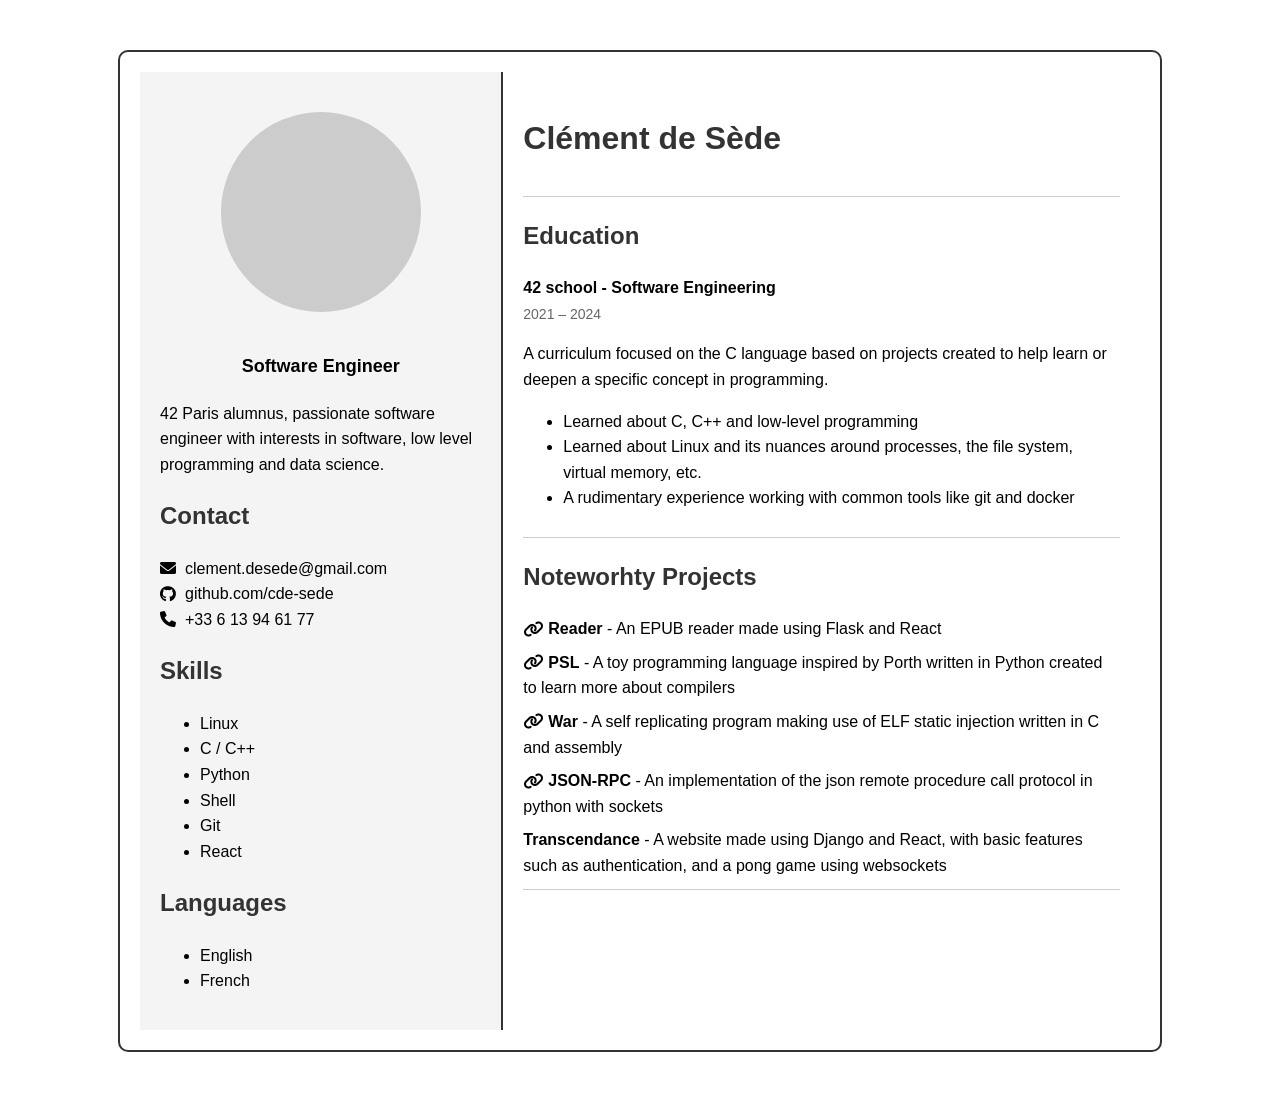
<file: index.html>
<!doctype html>
<html lang="en">
	<head>
		<meta charset="utf-8">
		<meta name="viewport" content="width=device-width, initial-scale=1.0">
		<title>Resume - Clément de Sède</title>
		<!-- include font awesome for icons -->
		<link href="https://cdnjs.cloudflare.com/ajax/libs/font-awesome/6.0.0-beta3/css/all.min.css" rel="stylesheet">
		<style>
			@page { size: a4; margin: 0mm; }
			@media print {
				.left-column {
					background-color: #f4f4f4 !important;
				}
				body {
					font-family: arial, sans-serif;
					max-width: 1000px;
					margin: 50px auto;
					padding: 0px;
					line-height: 1.6;
					border: none !important;
					border-radius: 0px !important;
					display: flex;
				}
				.profile-photo {
					width: 200px !important;
					height: 200px !important;
					border-radius: 50% !important;
					background: #ccc !important;
					margin: 0 auto 20px !important;
				}
				.left-column {
					width: 35%;
				}
			}
			body {
				font-family: arial, sans-serif;
				max-width: 1000px;
				margin: 50px auto;
				padding: 20px;
				line-height: 1.6;
				border: 2px solid #333;
				border-radius: 10px;
				display: flex;
			}
			.container {
				display: flex;
				justify-content: space-between;
				width: 100%;
			}
			.left-column {
				width: 35%;
				background: #f4f4f4;
				padding: 20px;
				border-right: 2px solid #333;
			}
			.profile-photo {
				width: 200px;
				height: 200px;
				border-radius: 50%;
				background: #ccc;
				margin: 20px auto 40px;
			}
			.title {
				font-size: 18px;
				font-weight: bold;
				margin-bottom: 20px;
			}
			.right-column {
				width: 65%;
				padding: 20px;
			}
			h1, h2 {
				color: #333;
			}
			.section {
				margin-bottom: 20px;
				border-bottom: 1px solid #ccc;
				padding-bottom: 10px;
			}
			a {
				color: black;
				text-decoration: none;
				position: relative;
				padding-left: 25px; /* space for the icon */
			}
			a::after {
				content: '';
				display: block;
				width: 0;
				height: 2px;
				background: black;
				transition: width 0.3s ease-in-out;
				position: absolute;
				left: -2px;
				bottom: -3px;
			}
			a:hover::after {
				width: 100%;
			}
			/* icon styling */
			.icon {
				position: absolute;
				left: 0;
				top: 50%;
				transform: translatey(-50%);
			}
			.job-title {
				font-weight: bold;
				margin-bottom: 2px;
			}
			.date {
				margin-top: 2px;
				font-size: 14px;
				color: #666;
			}
			.project {
				margin-top: 8px;
			}
		</style>
	</head>
	<body>
		<div class="container">
			<div class="left-column">
				<div class="profile-photo"></div>
				<div class="title" style="text-align: center;">Software Engineer</div>
				<p>42 Paris alumnus, passionate software engineer with interests in software, low level programming and data science.</p>
				<h2>Contact</h2>
				<a href="mailto:clement.desede@gmail.com">
					<i class="fas fa-envelope icon"></i> clement.desede@gmail.com
				</a>
				<br>
				<a href="https://github.com/cde-sede/">
					<i class="fab fa-github icon"></i> github.com/cde-sede
				</a>
				<br>
				<a href="tel:+3361946177">
					<i class="fas fa-phone icon"></i> +33 6 13 94 61 77
				</a>
				<h2>Skills</h2>
				<ul>
					<li>Linux</li>
					<li>C / C++</li>
					<li>Python</li>
					<li>Shell</li>
					<li>Git</li>
					<li>React</li>
				</ul>
				<h2>Languages</h2>
				<ul>
					<li>English</li>
					<li>French</li>
				</ul>
			</div>
			<div class="right-column">
				<header>
					<h1>Clément de Sède</h1>
				</header>
				<section class="section"> </section>
				<section class="section">
					<h2>Education</h2>
					<p class="job-title">42 school - Software Engineering</p>
					<p class="date">2021 – 2024</p>
					<p>A curriculum focused on the C language based on projects created to help learn or deepen a specific concept in programming.</p>
					<ul>
						<li>Learned about C, C++ and low-level programming</li>
						<li>Learned about Linux and its nuances around processes, the file system, virtual memory, etc.</li>
						<li>A rudimentary experience working with common tools like git and docker</li>
					</ul>
				</section>
				<section class="section">
					<h2>Noteworhty Projects</h2>
					<div class="project">
						<a href="https://reader.cde-sede.com/app">
							<i class="fas fa-link icon"></i>
							<strong>Reader</strong>
						</a>
						- An EPUB reader made using Flask and React
					</div>
					<div class="project">
						<a href="https://github.com/cde-sede/psl">
							<i class="fas fa-link icon"></i>
							<strong>PSL</strong>
						</a>
						- A toy programming language inspired by Porth written in Python created to learn more about compilers
					</div>
					<div class="project">
						<a href="https://github.com/dxrxbxk/war"><i class="fas fa-link icon"></i>
							<strong>War</strong>
						</a>
						- A self replicating program making use of ELF static injection written in C and assembly
					</div>
					<div class="project">
						<a href="https://github.com/cde-sede/python-jsonrpc" style="top-margin: 100px"><i class="fas fa-link icon"></i>
							<strong>JSON-RPC</strong>
						</a>
						- An implementation of the json remote procedure call protocol in python with sockets
					</div>
					<div class="project">
						<strong>Transcendance</strong>
						- A website made using Django and React, with basic features such as authentication, and a pong game using websockets
					</div>
				</section>
			</div>
		</div>
	</body>
</html>
</file>
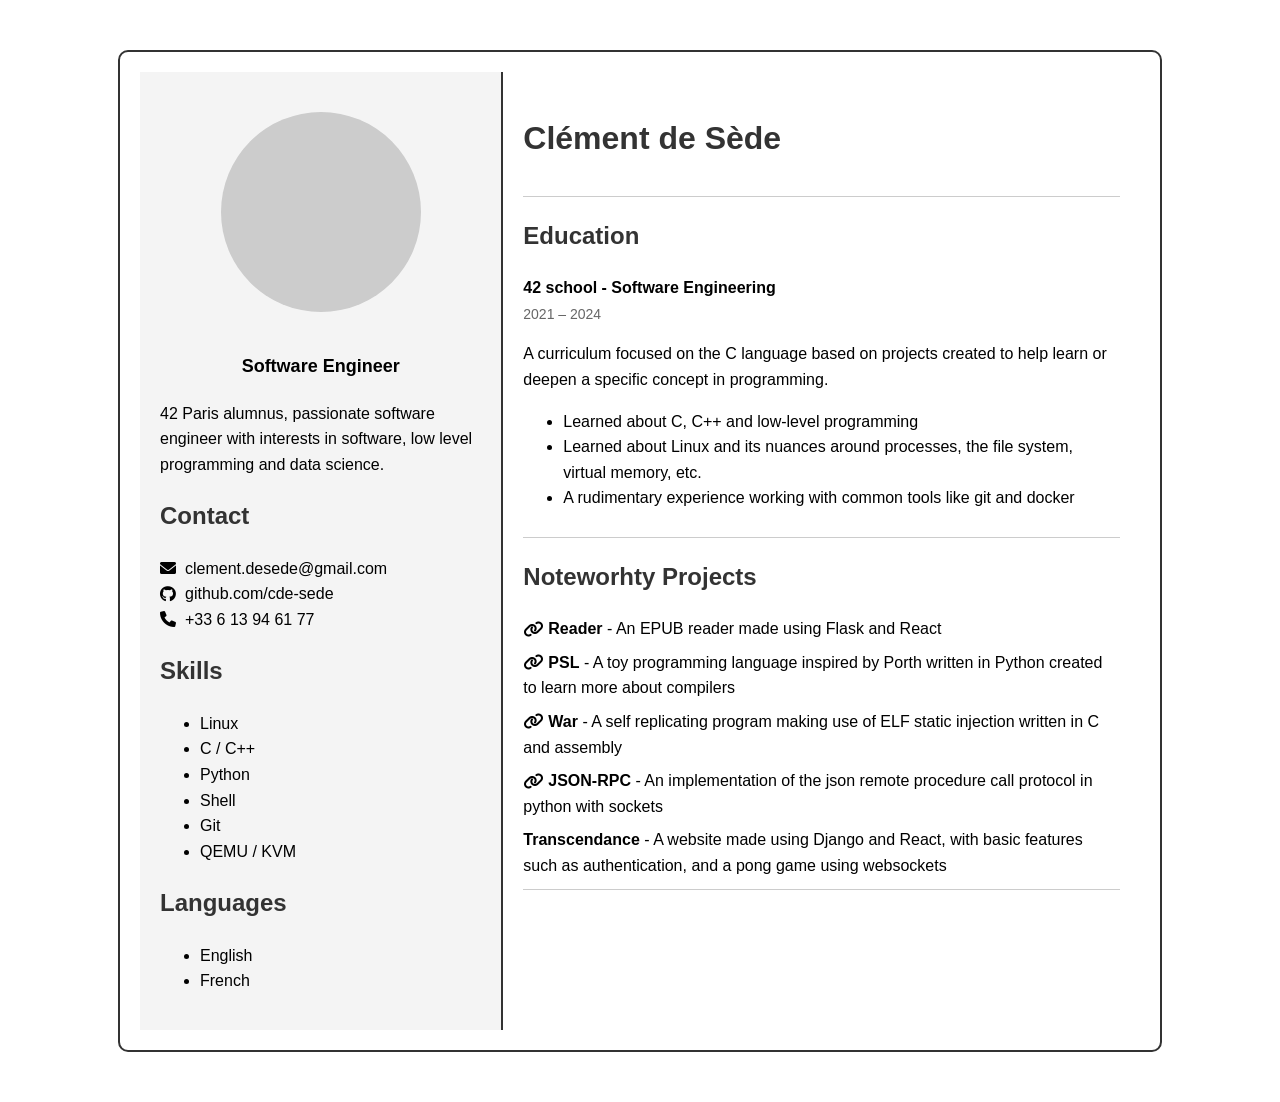
<file: resume.html>
<!doctype html>
<html lang="en">
	<head>
		<meta charset="utf-8">
		<meta name="viewport" content="width=device-width, initial-scale=1.0">
		<title>Resume - Clément de Sède</title>
		<!-- include font awesome for icons -->
		<link href="https://cdnjs.cloudflare.com/ajax/libs/font-awesome/6.0.0-beta3/css/all.min.css" rel="stylesheet">
		<style>
			@page { size: a4; margin: 0mm; }
			@media print {
				.left-column {
					background-color: #f4f4f4 !important;
				}
				body {
					font-family: arial, sans-serif;
					max-width: 1000px;
					margin: 50px auto;
					padding: 0px;
					line-height: 1.6;
					border: none !important;
					border-radius: 0px !important;
					display: flex;
				}
				.profile-photo {
					width: 200px !important;
					height: 200px !important;
					border-radius: 50% !important;
					background: #ccc !important;
					margin: 0 auto 20px !important;
				}
				.left-column {
					width: 35%;
				}
			}
			body {
				font-family: arial, sans-serif;
				max-width: 1000px;
				margin: 50px auto;
				padding: 20px;
				line-height: 1.6;
				border: 2px solid #333;
				border-radius: 10px;
				display: flex;
			}
			.container {
				display: flex;
				justify-content: space-between;
				width: 100%;
			}
			.left-column {
				width: 35%;
				background: #f4f4f4;
				padding: 20px;
				border-right: 2px solid #333;
			}
			.profile-photo {
				width: 200px;
				height: 200px;
				border-radius: 50%;
				background: #ccc;
				margin: 20px auto 40px;
			}
			.title {
				font-size: 18px;
				font-weight: bold;
				margin-bottom: 20px;
			}
			.right-column {
				width: 65%;
				padding: 20px;
			}
			h1, h2 {
				color: #333;
			}
			.section {
				margin-bottom: 20px;
				border-bottom: 1px solid #ccc;
				padding-bottom: 10px;
			}
			a {
				color: black;
				text-decoration: none;
				position: relative;
				padding-left: 25px; /* space for the icon */
			}
			a::after {
				content: '';
				display: block;
				width: 0;
				height: 2px;
				background: black;
				transition: width 0.3s ease-in-out;
				position: absolute;
				left: -2px;
				bottom: -3px;
			}
			a:hover::after {
				width: 100%;
			}
			/* icon styling */
			.icon {
				position: absolute;
				left: 0;
				top: 50%;
				transform: translatey(-50%);
			}
			.job-title {
				font-weight: bold;
				margin-bottom: 2px;
			}
			.date {
				margin-top: 2px;
				font-size: 14px;
				color: #666;
			}
			.project {
				margin-top: 8px;
			}
		</style>
	</head>
	<body>
		<div class="container">
			<div class="left-column">
				<div class="profile-photo"></div>
				<div class="title" style="text-align: center;">Software Engineer</div>
				<p>42 Paris alumnus, passionate software engineer with interests in software, low level programming and data science.</p>
				<h2>Contact</h2>
				<a href="mailto:clement.desede@gmail.com">
					<i class="fas fa-envelope icon"></i> clement.desede@gmail.com
				</a>
				<br>
				<a href="https://github.com/cde-sede/">
					<i class="fab fa-github icon"></i> github.com/cde-sede
				</a>
				<br>
				<a href="tel:+3361946177">
					<i class="fas fa-phone icon"></i> +33 6 13 94 61 77
				</a>
				<h2>Skills</h2>
				<ul>
					<li>Linux</li>
					<li>C / C++</li>
					<li>Python</li>
					<li>Shell</li>
					<li>Git</li>
					<li>QEMU / KVM</li>
				</ul>
				<h2>Languages</h2>
				<ul>
					<li>English</li>
					<li>French</li>
				</ul>
			</div>
			<div class="right-column">
				<header>
					<h1>Clément de Sède</h1>
				</header>
				<section class="section"> </section>
				<section class="section">
					<h2>Education</h2>
					<p class="job-title">42 school - Software Engineering</p>
					<p class="date">2021 – 2024</p>
					<p>A curriculum focused on the C language based on projects created to help learn or deepen a specific concept in programming.</p>
					<ul>
						<li>Learned about C, C++ and low-level programming</li>
						<li>Learned about Linux and its nuances around processes, the file system, virtual memory, etc.</li>
						<li>A rudimentary experience working with common tools like git and docker</li>
					</ul>
				</section>
				<section class="section">
					<h2>Noteworhty Projects</h2>
					<div class="project">
						<a href="https://reader.cde-sede.com/app">
							<i class="fas fa-link icon"></i>
							<strong>Reader</strong>
						</a>
						- An EPUB reader made using Flask and React
					</div>
					<div class="project">
						<a href="https://github.com/cde-sede/psl">
							<i class="fas fa-link icon"></i>
							<strong>PSL</strong>
						</a>
						- A toy programming language inspired by Porth written in Python created to learn more about compilers
					</div>
					<div class="project">
						<a href="https://github.com/dxrxbxk/war"><i class="fas fa-link icon"></i>
							<strong>War</strong>
						</a>
						- A self replicating program making use of ELF static injection written in C and assembly
					</div>
					<div class="project">
						<a href="https://github.com/cde-sede/python-jsonrpc" style="top-margin: 100px"><i class="fas fa-link icon"></i>
							<strong>JSON-RPC</strong>
						</a>
						- An implementation of the json remote procedure call protocol in python with sockets
					</div>
					<div class="project">
						<strong>Transcendance</strong>
						- A website made using Django and React, with basic features such as authentication, and a pong game using websockets
					</div>
				</section>
			</div>
		</div>
	</body>
</html>
</file>
